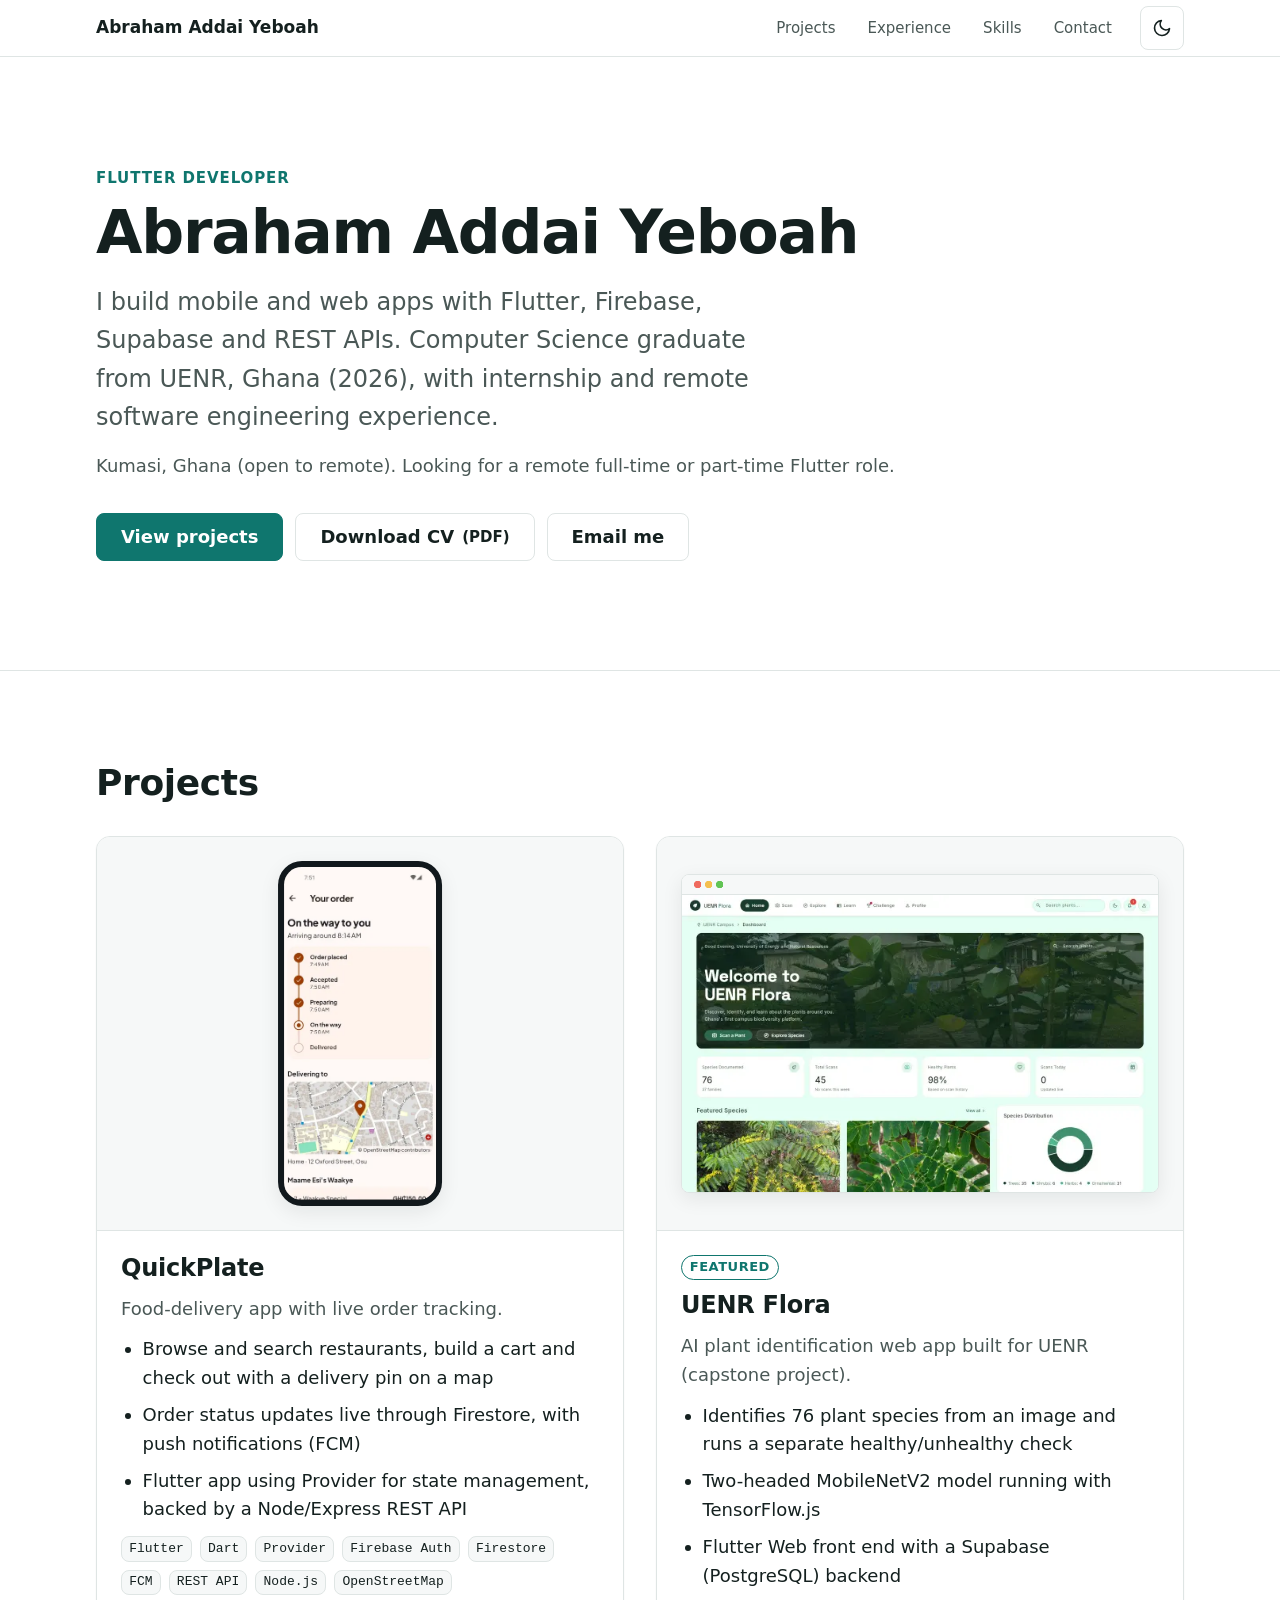
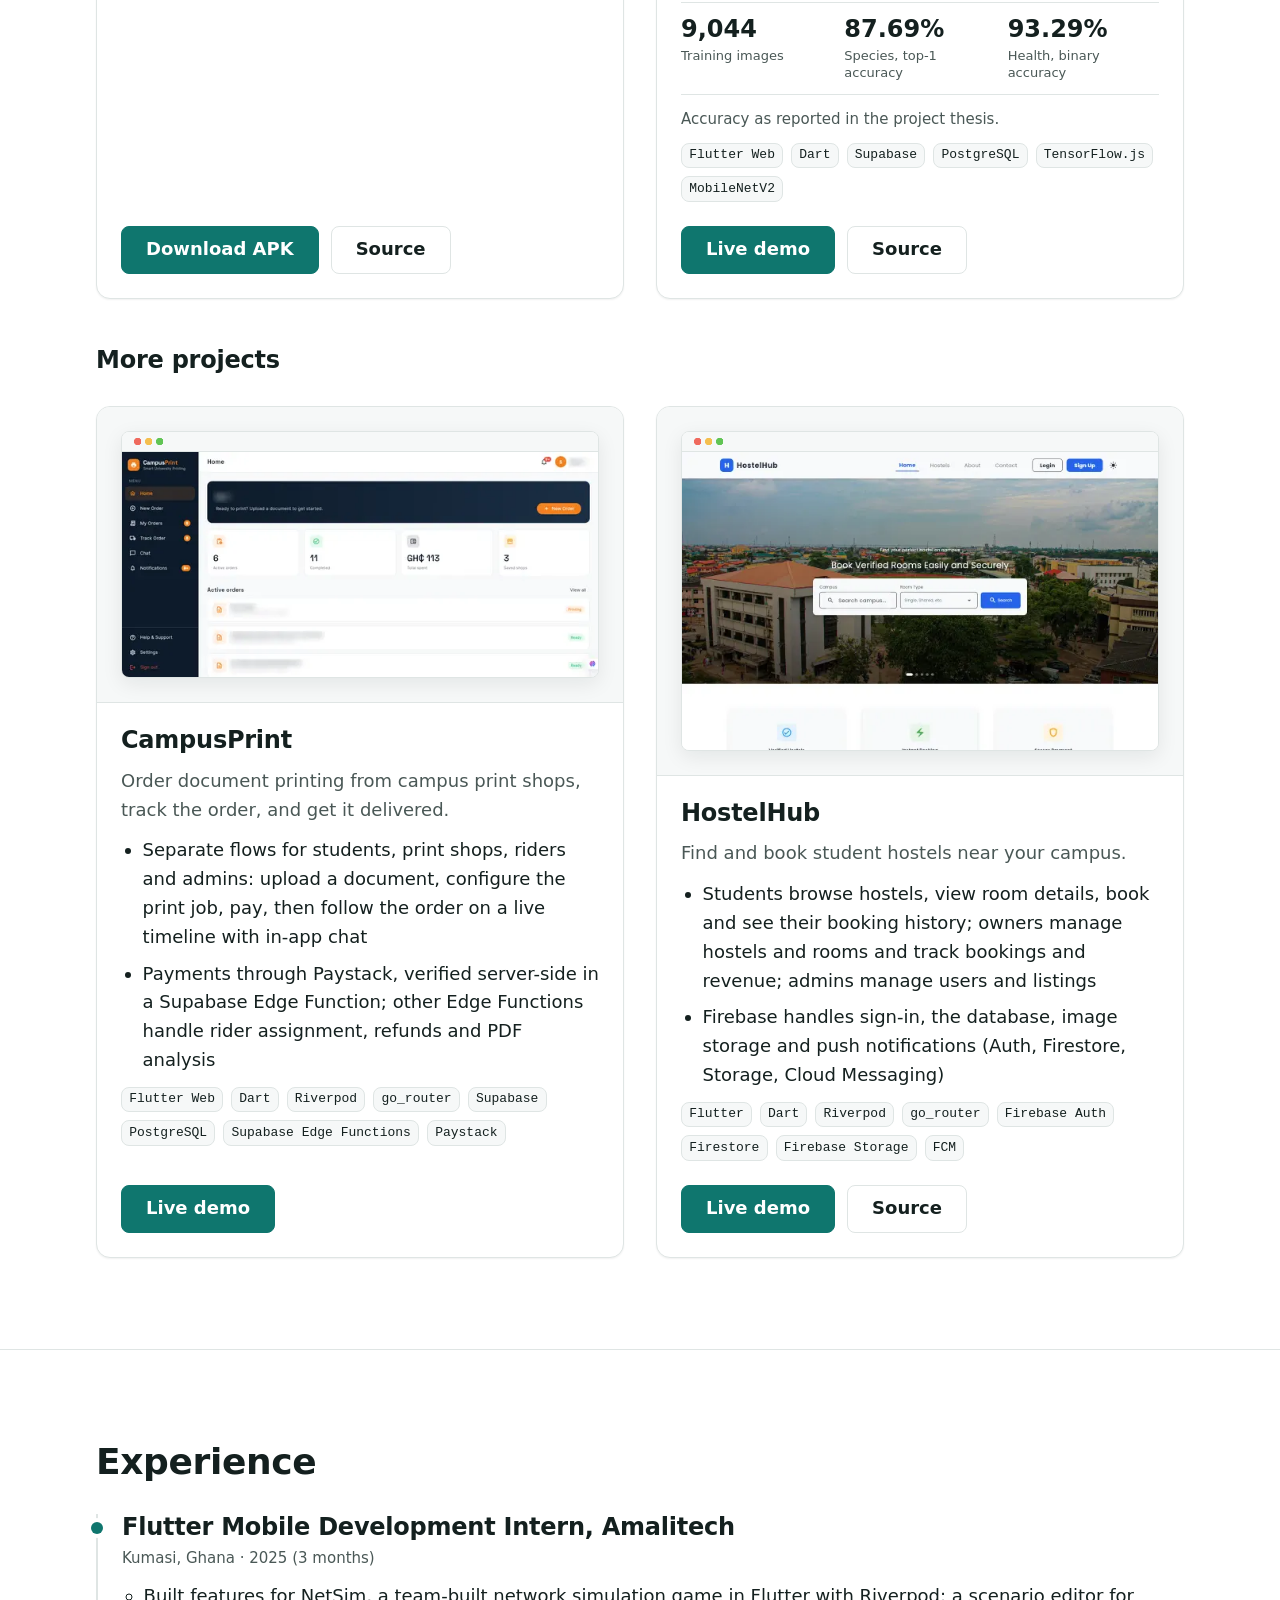
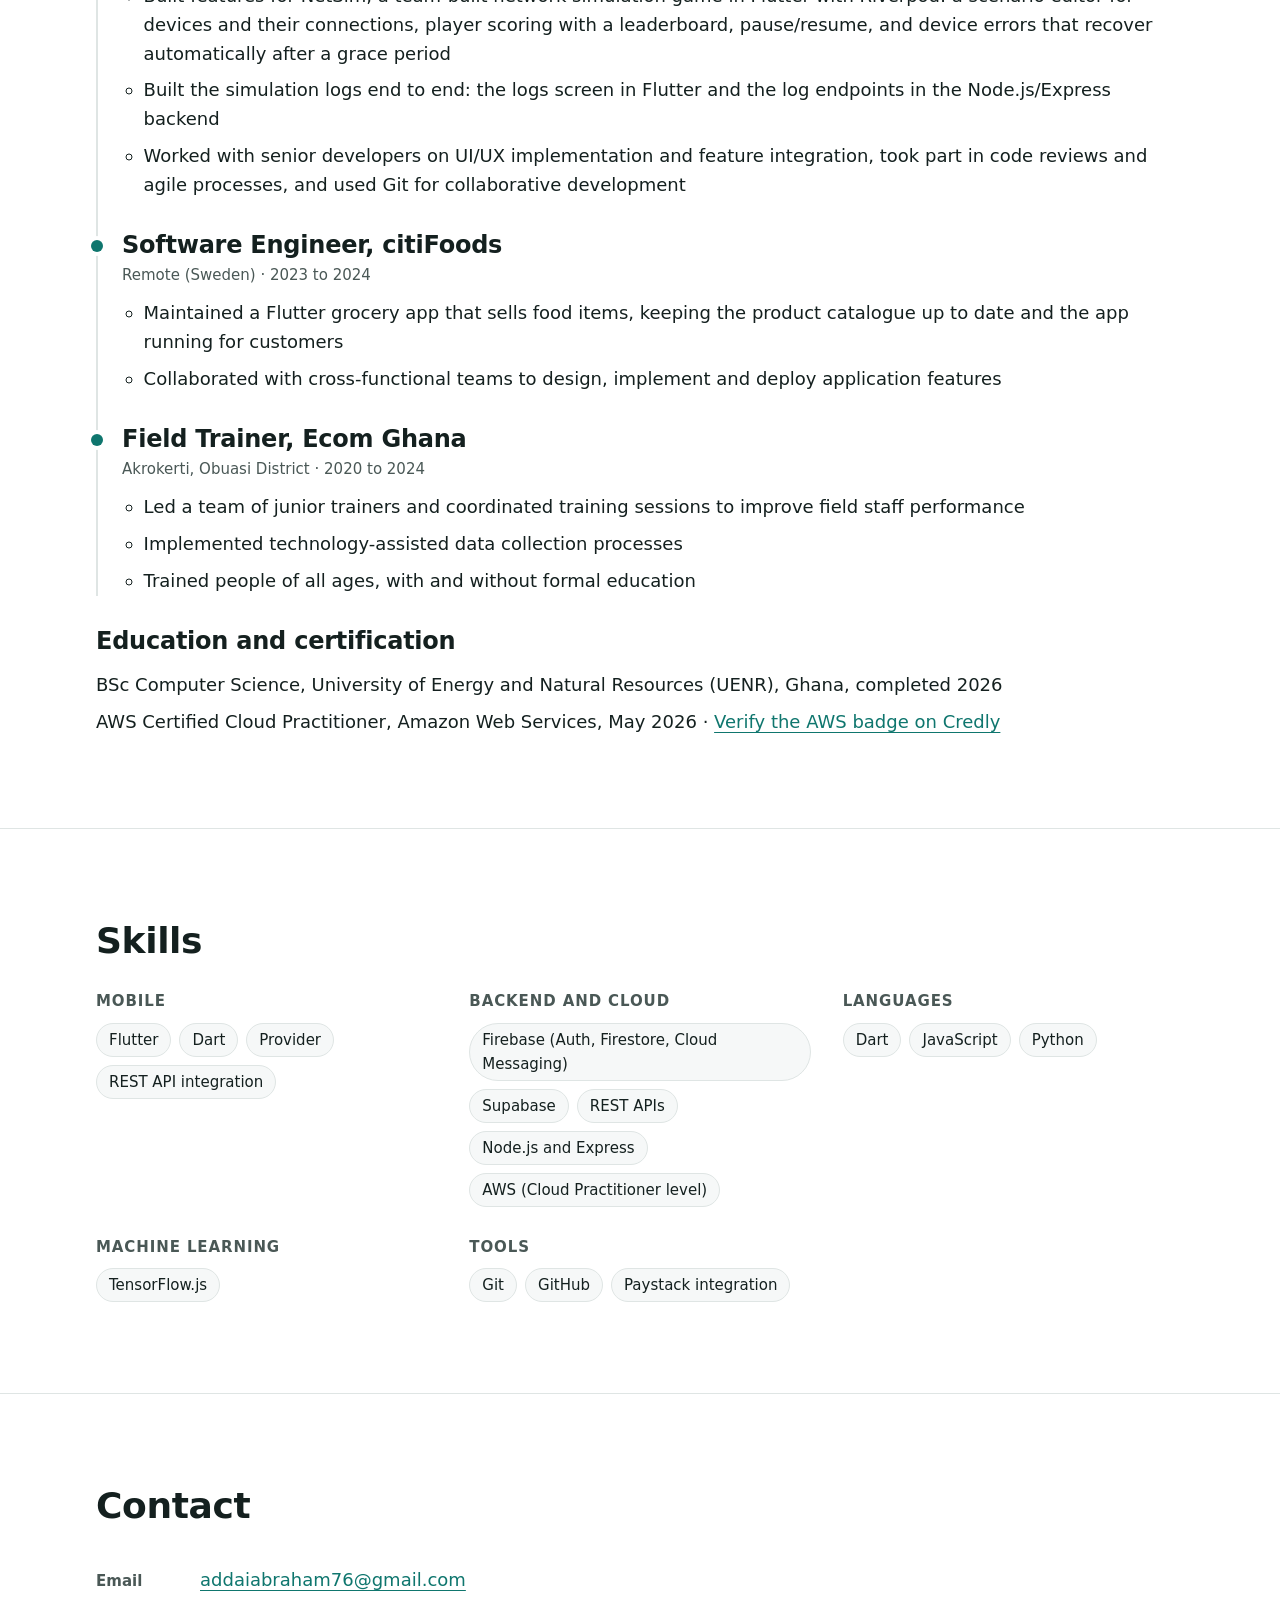
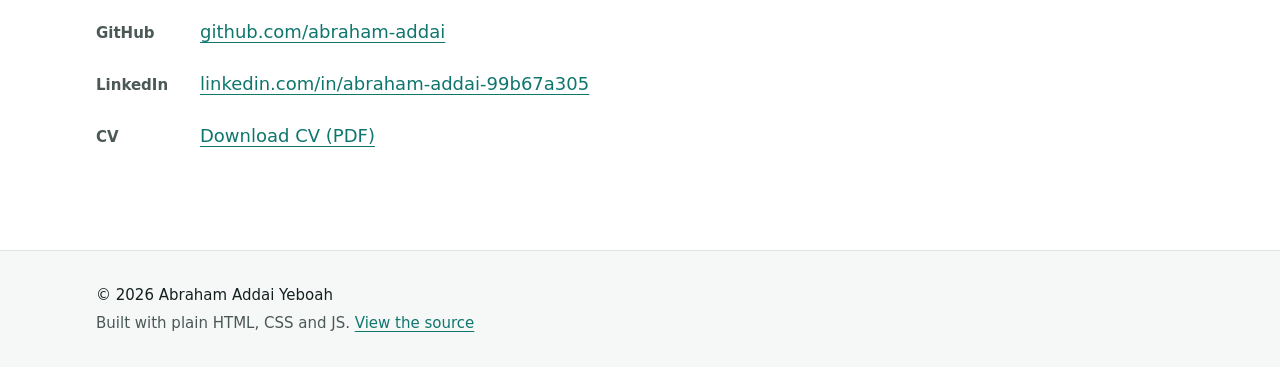
<file: index.html>
<!doctype html>
<html lang="en">
  <head>
    <meta charset="utf-8" />
    <meta name="viewport" content="width=device-width, initial-scale=1" />
    <title>Abraham Addai Yeboah | Flutter Developer</title>
    <meta
      name="description"
      content="Flutter developer in Ghana building mobile and web apps with Firebase, Supabase and REST APIs. Projects: QuickPlate, UENR Flora, CampusPrint, HostelHub."
    />
    <link rel="canonical" href="https://abraham-addai.github.io/" />
    <meta name="color-scheme" content="light dark" />
    <meta
      name="theme-color"
      content="#ffffff"
      media="(prefers-color-scheme: light)"
    />
    <meta
      name="theme-color"
      content="#0b1215"
      media="(prefers-color-scheme: dark)"
    />
    <link rel="icon" href="assets/favicon.svg" type="image/svg+xml" />

    <meta property="og:type" content="profile" />
    <meta property="og:site_name" content="Abraham Addai Yeboah" />
    <meta
      property="og:title"
      content="Abraham Addai Yeboah | Flutter Developer"
    />
    <meta
      property="og:description"
      content="Flutter developer in Ghana building mobile and web apps with Firebase, Supabase and REST APIs. Projects: QuickPlate, UENR Flora, CampusPrint, HostelHub."
    />
    <meta property="og:url" content="https://abraham-addai.github.io/" />
    <meta
      property="og:image"
      content="https://abraham-addai.github.io/assets/img/og-image.png"
    />
    <meta property="og:image:width" content="1200" />
    <meta property="og:image:height" content="630" />
    <meta
      property="og:image:alt"
      content="Abraham Addai Yeboah, Flutter Developer, with screenshots of QuickPlate and UENR Flora"
    />
    <meta name="twitter:card" content="summary_large_image" />
    <meta
      name="twitter:title"
      content="Abraham Addai Yeboah | Flutter Developer"
    />
    <meta
      name="twitter:description"
      content="Flutter developer in Ghana building mobile and web apps with Firebase, Supabase and REST APIs."
    />
    <meta
      name="twitter:image"
      content="https://abraham-addai.github.io/assets/img/og-image.png"
    />
    <meta
      name="twitter:image:alt"
      content="Abraham Addai Yeboah, Flutter Developer, with screenshots of QuickPlate and UENR Flora"
    />

    <script type="application/ld+json">
      {
        "@context": "https://schema.org",
        "@type": "Person",
        "name": "Abraham Addai Yeboah",
        "jobTitle": "Flutter Developer",
        "url": "https://abraham-addai.github.io/",
        "email": "mailto:addaiabraham76@gmail.com",
        "sameAs": [
          "https://github.com/abraham-addai",
          "https://www.linkedin.com/in/abraham-addai-99b67a305"
        ]
      }
    </script>
    <script>
      document.documentElement.classList.add("js");
      try {
        var t = localStorage.getItem("theme");
        if (t === "light" || t === "dark") {
          document.documentElement.dataset.theme = t;
        }
      } catch (e) {}
    </script>
    <link rel="stylesheet" href="css/styles.css" />
    <script src="js/main.js" defer></script>
  </head>
  <body>
    <a class="skip-link" href="#main">Skip to content</a>

    <header class="site-header">
      <div class="container site-header__inner">
        <a class="logo" href="#top">Abraham Addai Yeboah</a>
        <button
          class="theme-toggle"
          type="button"
          aria-label="Switch to dark theme"
        >
          <svg
            class="icon icon--moon"
            viewBox="0 0 24 24"
            width="20"
            height="20"
            aria-hidden="true"
          >
            <path d="M21 12.8A9 9 0 1 1 11.2 3a7 7 0 0 0 9.8 9.8z" />
          </svg>
          <svg
            class="icon icon--sun"
            viewBox="0 0 24 24"
            width="20"
            height="20"
            aria-hidden="true"
          >
            <circle cx="12" cy="12" r="4.5" />
            <path
              d="M12 1.5v3M12 19.5v3M4.2 4.2l2.1 2.1M17.7 17.7l2.1 2.1M1.5 12h3M19.5 12h3M4.2 19.8l2.1-2.1M17.7 6.3l2.1-2.1"
            />
          </svg>
        </button>
        <nav class="site-nav" aria-label="Main">
          <ul>
            <li><a href="#projects">Projects</a></li>
            <li><a href="#experience">Experience</a></li>
            <li><a href="#skills">Skills</a></li>
            <li><a href="#contact">Contact</a></li>
          </ul>
        </nav>
      </div>
    </header>

    <main id="main">
      <section id="top" class="section hero" aria-labelledby="hero-title">
        <div class="container stack">
          <p class="eyebrow">Flutter Developer</p>
          <h1 id="hero-title">Abraham Addai Yeboah</h1>
          <p class="lead hero__pitch">
            I build mobile and web apps with Flutter, Firebase, Supabase and
            REST APIs. Computer Science graduate from UENR, Ghana (2026), with
            internship and remote software engineering experience.
          </p>
          <p class="hero__meta">
            Kumasi, Ghana (open to remote). Looking for a remote full-time or
            part-time Flutter role.
          </p>
          <div class="cluster hero__actions">
            <a class="btn btn--primary" href="#projects">View projects</a>
            <a
              class="btn"
              href="assets/cv/Abraham_Addai_Yeboah_Flutter_CV.pdf"
              download
              >Download CV <span class="small">(PDF)</span></a
            >
            <a class="btn" href="mailto:addaiabraham76@gmail.com">Email me</a>
          </div>
        </div>
      </section>

      <section id="projects" class="section" aria-labelledby="projects-title">
        <div class="container stack-lg">
          <h2 id="projects-title">Projects</h2>

          <div class="projects projects--featured">
            <article class="project" aria-labelledby="p-quickplate">
              <div class="project__media">
                <div class="frame-phone">
                  <img
                    src="assets/img/quickplate-tracking.webp"
                    srcset="
                      assets/img/quickplate-tracking-360.webp 360w,
                      assets/img/quickplate-tracking.webp     540w
                    "
                    sizes="230px"
                    width="540"
                    height="1138"
                    loading="lazy"
                    alt="QuickPlate order tracking screen: a status timeline from order placed to on the way, an arrival time, and a delivery map"
                  />
                </div>
              </div>
              <div class="project__body">
                <h3 id="p-quickplate">QuickPlate</h3>
                <p class="project__pitch">
                  Food-delivery app with live order tracking.
                </p>
                <ul class="project__points">
                  <li>
                    Browse and search restaurants, build a cart and check out
                    with a delivery pin on a map
                  </li>
                  <li>
                    Order status updates live through Firestore, with push
                    notifications (FCM)
                  </li>
                  <li>
                    Flutter app using Provider for state management, backed by a
                    Node/Express REST API
                  </li>
                </ul>
                <ul class="tags">
                  <li>Flutter</li>
                  <li>Dart</li>
                  <li>Provider</li>
                  <li>Firebase Auth</li>
                  <li>Firestore</li>
                  <li>FCM</li>
                  <li>REST API</li>
                  <li>Node.js</li>
                  <li>OpenStreetMap</li>
                </ul>
                <div class="cluster project__actions">
                  <a
                    class="btn btn--primary"
                    href="https://github.com/abraham-addai/quickplate/releases/latest"
                    target="_blank"
                    rel="noopener"
                    >Download APK<span class="visually-hidden">
                      of QuickPlate for Android</span
                    ><span class="visually-hidden">
                      (opens in a new tab)</span
                    ></a
                  >
                  <a
                    class="btn"
                    href="https://github.com/abraham-addai/quickplate"
                    target="_blank"
                    rel="noopener"
                    >Source<span class="visually-hidden">
                      code of QuickPlate on GitHub</span
                    ><span class="visually-hidden">
                      (opens in a new tab)</span
                    ></a
                  >
                </div>
              </div>
            </article>

            <article class="project" aria-labelledby="p-flora">
              <div class="project__media">
                <div class="frame-browser">
                  <img
                    src="assets/img/uenr-flora-desktop.webp"
                    srcset="
                      assets/img/uenr-flora-desktop-600.webp  600w,
                      assets/img/uenr-flora-desktop.webp     1200w
                    "
                    sizes="(min-width: 60rem) 520px, calc(100vw - 6rem)"
                    width="1200"
                    height="750"
                    loading="lazy"
                    alt="UENR Flora dashboard on desktop: a welcome banner with Scan a Plant and Explore Species buttons, and counts of species documented and scans"
                  />
                </div>
              </div>
              <div class="project__body">
                <p class="badge">Featured</p>
                <h3 id="p-flora">UENR Flora</h3>
                <p class="project__pitch">
                  AI plant identification web app built for UENR (capstone
                  project).
                </p>
                <ul class="project__points">
                  <li>
                    Identifies 76 plant species from an image and runs a
                    separate healthy/unhealthy check
                  </li>
                  <li>
                    Two-headed MobileNetV2 model running with TensorFlow.js
                  </li>
                  <li>
                    Flutter Web front end with a Supabase (PostgreSQL) backend
                  </li>
                </ul>
                <dl class="stats">
                  <div>
                    <dt>Training images</dt>
                    <dd>9,044</dd>
                  </div>
                  <div>
                    <dt>Species, top-1 accuracy</dt>
                    <dd>87.69%</dd>
                  </div>
                  <div>
                    <dt>Health, binary accuracy</dt>
                    <dd>93.29%</dd>
                  </div>
                </dl>
                <p class="small muted">
                  Accuracy as reported in the project thesis.
                </p>
                <ul class="tags">
                  <li>Flutter Web</li>
                  <li>Dart</li>
                  <li>Supabase</li>
                  <li>PostgreSQL</li>
                  <li>TensorFlow.js</li>
                  <li>MobileNetV2</li>
                </ul>
                <div class="cluster project__actions">
                  <a
                    class="btn btn--primary"
                    href="https://uenr-flora.web.app"
                    target="_blank"
                    rel="noopener"
                    >Live demo<span class="visually-hidden"> of UENR Flora</span
                    ><span class="visually-hidden">
                      (opens in a new tab)</span
                    ></a
                  >
                  <a
                    class="btn"
                    href="https://github.com/abraham-addai/UENR-Flora"
                    target="_blank"
                    rel="noopener"
                    >Source<span class="visually-hidden">
                      code of UENR Flora on GitHub</span
                    ><span class="visually-hidden">
                      (opens in a new tab)</span
                    ></a
                  >
                </div>
              </div>
            </article>
          </div>

          <h3 class="projects__subhead">More projects</h3>
          <div class="projects projects--more">
            <article
              class="project project--small"
              aria-labelledby="p-campusprint"
            >
              <div class="project__media">
                <div class="frame-browser frame-browser--wide">
                  <img
                    src="assets/img/campusprint-desktop.webp"
                    srcset="
                      assets/img/campusprint-desktop-600.webp  600w,
                      assets/img/campusprint-desktop.webp     1200w
                    "
                    sizes="(min-width: 48rem) 520px, calc(100vw - 6rem)"
                    width="1200"
                    height="567"
                    loading="lazy"
                    alt="CampusPrint student dashboard on desktop: a sidebar menu, counts of active orders, completed orders, total spent and saved shops, and a list of active print orders with their status"
                  />
                </div>
              </div>
              <div class="project__body">
                <h4 id="p-campusprint">CampusPrint</h4>
                <p class="project__pitch">
                  Order document printing from campus print shops, track the
                  order, and get it delivered.
                </p>
                <ul class="project__points">
                  <li>
                    Separate flows for students, print shops, riders and admins:
                    upload a document, configure the print job, pay, then follow
                    the order on a live timeline with in-app chat
                  </li>
                  <li>
                    Payments through Paystack, verified server-side in a
                    Supabase Edge Function; other Edge Functions handle rider
                    assignment, refunds and PDF analysis
                  </li>
                </ul>
                <ul class="tags">
                  <li>Flutter Web</li>
                  <li>Dart</li>
                  <li>Riverpod</li>
                  <li>go_router</li>
                  <li>Supabase</li>
                  <li>PostgreSQL</li>
                  <li>Supabase Edge Functions</li>
                  <li>Paystack</li>
                </ul>
                <div class="cluster project__actions">
                  <a
                    class="btn btn--primary"
                    href="https://campusprint-ng.web.app"
                    target="_blank"
                    rel="noopener"
                    >Live demo<span class="visually-hidden">
                      of CampusPrint</span
                    ><span class="visually-hidden">
                      (opens in a new tab)</span
                    ></a
                  >
                </div>
              </div>
            </article>

            <article
              class="project project--small"
              aria-labelledby="p-hostelhub"
            >
              <div class="project__media">
                <div class="frame-browser">
                  <img
                    src="assets/img/hostelhub-desktop.webp"
                    srcset="
                      assets/img/hostelhub-desktop-600.webp  600w,
                      assets/img/hostelhub-desktop.webp     1200w
                    "
                    sizes="(min-width: 48rem) 520px, calc(100vw - 6rem)"
                    width="1200"
                    height="750"
                    loading="lazy"
                    alt="HostelHub home page on desktop: a campus photo with a search form for campus and room type"
                  />
                </div>
              </div>
              <div class="project__body">
                <h4 id="p-hostelhub">HostelHub</h4>
                <p class="project__pitch">
                  Find and book student hostels near your campus.
                </p>
                <ul class="project__points">
                  <li>
                    Students browse hostels, view room details, book and see
                    their booking history; owners manage hostels and rooms and
                    track bookings and revenue; admins manage users and listings
                  </li>
                  <li>
                    Firebase handles sign-in, the database, image storage and
                    push notifications (Auth, Firestore, Storage, Cloud
                    Messaging)
                  </li>
                </ul>
                <ul class="tags">
                  <li>Flutter</li>
                  <li>Dart</li>
                  <li>Riverpod</li>
                  <li>go_router</li>
                  <li>Firebase Auth</li>
                  <li>Firestore</li>
                  <li>Firebase Storage</li>
                  <li>FCM</li>
                </ul>
                <div class="cluster project__actions">
                  <a
                    class="btn btn--primary"
                    href="https://hostelhub-gh.web.app"
                    target="_blank"
                    rel="noopener"
                    >Live demo<span class="visually-hidden"> of HostelHub</span
                    ><span class="visually-hidden">
                      (opens in a new tab)</span
                    ></a
                  >
                  <a
                    class="btn"
                    href="https://github.com/abraham-addai/my_hostel_app"
                    target="_blank"
                    rel="noopener"
                    >Source<span class="visually-hidden">
                      code of HostelHub on GitHub</span
                    ><span class="visually-hidden">
                      (opens in a new tab)</span
                    ></a
                  >
                </div>
              </div>
            </article>
          </div>
        </div>
      </section>

      <section
        id="experience"
        class="section"
        aria-labelledby="experience-title"
      >
        <div class="container stack-lg">
          <h2 id="experience-title">Experience</h2>

          <ol class="timeline">
            <li class="timeline__item">
              <article>
                <h3>Flutter Mobile Development Intern, Amalitech</h3>
                <p class="timeline__meta">Kumasi, Ghana · 2025 (3 months)</p>
                <ul class="timeline__points">
                  <li>
                    Built features for NetSim, a team-built network simulation
                    game in Flutter with Riverpod: a scenario editor for devices
                    and their connections, player scoring with a leaderboard,
                    pause/resume, and device errors that recover automatically
                    after a grace period
                  </li>
                  <li>
                    Built the simulation logs end to end: the logs screen in
                    Flutter and the log endpoints in the Node.js/Express backend
                  </li>
                  <li>
                    Worked with senior developers on UI/UX implementation and
                    feature integration, took part in code reviews and agile
                    processes, and used Git for collaborative development
                  </li>
                </ul>
              </article>
            </li>
            <li class="timeline__item">
              <article>
                <h3>Software Engineer, citiFoods</h3>
                <p class="timeline__meta">Remote (Sweden) · 2023 to 2024</p>
                <ul class="timeline__points">
                  <li>
                    Maintained a Flutter grocery app that sells food items,
                    keeping the product catalogue up to date and the app running
                    for customers
                  </li>
                  <li>
                    Collaborated with cross-functional teams to design,
                    implement and deploy application features
                  </li>
                </ul>
              </article>
            </li>
            <li class="timeline__item">
              <article>
                <h3>Field Trainer, Ecom Ghana</h3>
                <p class="timeline__meta">
                  Akrokerti, Obuasi District · 2020 to 2024
                </p>
                <ul class="timeline__points">
                  <li>
                    Led a team of junior trainers and coordinated training
                    sessions to improve field staff performance
                  </li>
                  <li>
                    Implemented technology-assisted data collection processes
                  </li>
                  <li>
                    Trained people of all ages, with and without formal
                    education
                  </li>
                </ul>
              </article>
            </li>
          </ol>

          <div class="stack">
            <h3>Education and certification</h3>
            <ul class="plain-list">
              <li>
                BSc Computer Science, University of Energy and Natural Resources
                (UENR), Ghana, completed 2026
              </li>
              <li>
                AWS Certified Cloud Practitioner, Amazon Web Services, May 2026
                ·
                <a
                  href="https://www.credly.com/badges/fb28962f-560f-448c-9787-d24fbecd05da"
                  target="_blank"
                  rel="noopener"
                  >Verify the AWS badge on Credly</a
                >
              </li>
            </ul>
          </div>
        </div>
      </section>

      <section id="skills" class="section" aria-labelledby="skills-title">
        <div class="container stack-lg">
          <h2 id="skills-title">Skills</h2>
          <div class="skills">
            <div class="skill-group">
              <h3>Mobile</h3>
              <ul class="chips">
                <li>Flutter</li>
                <li>Dart</li>
                <li>Provider</li>
                <li>REST API integration</li>
              </ul>
            </div>
            <div class="skill-group">
              <h3>Backend and cloud</h3>
              <ul class="chips">
                <li>Firebase (Auth, Firestore, Cloud Messaging)</li>
                <li>Supabase</li>
                <li>REST APIs</li>
                <li>Node.js and Express</li>
                <li>AWS (Cloud Practitioner level)</li>
              </ul>
            </div>
            <div class="skill-group">
              <h3>Languages</h3>
              <ul class="chips">
                <li>Dart</li>
                <li>JavaScript</li>
                <li>Python</li>
              </ul>
            </div>
            <div class="skill-group">
              <h3>Machine learning</h3>
              <ul class="chips">
                <li>TensorFlow.js</li>
              </ul>
            </div>
            <div class="skill-group">
              <h3>Tools</h3>
              <ul class="chips">
                <li>Git</li>
                <li>GitHub</li>
                <li>Paystack integration</li>
              </ul>
            </div>
          </div>
        </div>
      </section>

      <section id="contact" class="section" aria-labelledby="contact-title">
        <div class="container stack-lg">
          <h2 id="contact-title">Contact</h2>
          <ul class="contact-list">
            <li>
              <span class="contact-list__label">Email</span>
              <a href="mailto:addaiabraham76@gmail.com"
                >addaiabraham76@gmail.com</a
              >
            </li>
            <li>
              <span class="contact-list__label">GitHub</span>
              <a
                href="https://github.com/abraham-addai"
                target="_blank"
                rel="noopener"
                >github.com/abraham-addai</a
              >
            </li>
            <li>
              <span class="contact-list__label">LinkedIn</span>
              <a
                href="https://www.linkedin.com/in/abraham-addai-99b67a305"
                target="_blank"
                rel="noopener"
                >linkedin.com/in/abraham-addai-99b67a305</a
              >
            </li>
            <li>
              <span class="contact-list__label">CV</span>
              <a href="assets/cv/Abraham_Addai_Yeboah_Flutter_CV.pdf" download
                >Download CV (PDF)</a
              >
            </li>
          </ul>
        </div>
      </section>
    </main>

    <footer class="site-footer">
      <div class="container site-footer__inner">
        <p>© 2026 Abraham Addai Yeboah</p>
        <p class="muted">
          Built with plain HTML, CSS and JS.
          <a
            href="https://github.com/abraham-addai/abraham-addai.github.io"
            target="_blank"
            rel="noopener"
            >View the source<span class="visually-hidden">
              of this site on GitHub (opens in a new tab)</span
            ></a
          >
        </p>
      </div>
    </footer>
  </body>
</html>
</file>
<file: css/styles.css>
/* ==========================================================================
   Design tokens
   Light by default, dark via prefers-color-scheme, and a manual override
   through data-theme="light|dark" on <html>.
   ========================================================================== */

:root {
  color-scheme: light;

  --color-bg: #ffffff;
  --color-surface: #f6f8f8;
  --color-text: #14201f;
  --color-muted: #4a5856;
  --color-border: #dfe5e4;
  --color-accent: #0f766e;
  --color-accent-hover: #115e59;
  --color-on-accent: #ffffff;
  --color-focus: #0f766e;

  --font-sans:
    system-ui, -apple-system, "Segoe UI", Roboto, "Helvetica Neue", Arial,
    "Noto Sans", sans-serif;
  --font-mono:
    ui-monospace, SFMono-Regular, Menlo, Consolas, "Liberation Mono", monospace;

  --text-base: clamp(1.0625rem, 1rem + 0.25vw, 1.125rem); /* 17 to 18px */
  --text-sm: 0.9375rem;
  --text-lg: clamp(1.25rem, 1.1rem + 0.6vw, 1.5rem);
  --text-h2: clamp(1.625rem, 1.3rem + 1.4vw, 2.25rem);
  --text-h1: clamp(2.25rem, 1.6rem + 3vw, 3.75rem);
  --leading: 1.6;
  --leading-tight: 1.15;

  --space-1: 0.25rem;
  --space-2: 0.5rem;
  --space-3: 0.75rem;
  --space-4: 1rem;
  --space-5: 1.5rem;
  --space-6: 2rem;
  --space-7: 3rem;
  --space-8: clamp(3.5rem, 2.5rem + 4vw, 6rem);

  --radius: 0.5rem;
  --radius-lg: 0.875rem;
  --container: 72rem;
  --gutter: clamp(1rem, 0.5rem + 2vw, 2rem);
  --header-height: 3.5rem;

  --shadow-sm: 0 1px 2px rgb(16 24 24 / 0.06);
  --shadow-md: 0 6px 20px rgb(16 24 24 / 0.08);
  --transition: 150ms ease;
}

@media (prefers-color-scheme: dark) {
  :root:not([data-theme="light"]) {
    color-scheme: dark;

    --color-bg: #0b1215;
    --color-surface: #121c20;
    --color-text: #e6eeec;
    --color-muted: #9fb0ad;
    --color-border: #24343a;
    --color-accent: #2dd4bf;
    --color-accent-hover: #5eead4;
    --color-on-accent: #0b1215;
    --color-focus: #5eead4;

    --shadow-sm: 0 1px 2px rgb(0 0 0 / 0.4);
    --shadow-md: 0 6px 20px rgb(0 0 0 / 0.45);
  }
}

:root[data-theme="dark"] {
  color-scheme: dark;

  --color-bg: #0b1215;
  --color-surface: #121c20;
  --color-text: #e6eeec;
  --color-muted: #9fb0ad;
  --color-border: #24343a;
  --color-accent: #2dd4bf;
  --color-accent-hover: #5eead4;
  --color-on-accent: #0b1215;
  --color-focus: #5eead4;

  --shadow-sm: 0 1px 2px rgb(0 0 0 / 0.4);
  --shadow-md: 0 6px 20px rgb(0 0 0 / 0.45);
}

/* ==========================================================================
   Reset
   ========================================================================== */

*,
*::before,
*::after {
  box-sizing: border-box;
}

* {
  margin: 0;
}

html {
  -webkit-text-size-adjust: 100%;
  text-size-adjust: 100%;
  scroll-behavior: smooth;
  scroll-padding-top: calc(var(--header-height) + var(--space-4));
}

body {
  min-height: 100vh;
  font-family: var(--font-sans);
  font-size: var(--text-base);
  line-height: var(--leading);
  color: var(--color-text);
  background-color: var(--color-bg);
  -webkit-font-smoothing: antialiased;
  overflow-wrap: break-word;
}

img,
picture,
svg,
video {
  display: block;
  max-width: 100%;
  height: auto;
}

input,
button,
textarea,
select {
  font: inherit;
  color: inherit;
}

button {
  cursor: pointer;
}

ul[role="list"],
ol[role="list"] {
  list-style: none;
  padding: 0;
}

@media (prefers-reduced-motion: reduce) {
  html {
    scroll-behavior: auto;
  }

  *,
  *::before,
  *::after {
    animation-duration: 0.01ms;
    animation-iteration-count: 1;
    transition-duration: 0.01ms;
  }
}

/* ==========================================================================
   Base typography
   ========================================================================== */

h1,
h2,
h3,
h4 {
  line-height: var(--leading-tight);
  font-weight: 700;
  letter-spacing: -0.01em;
  text-wrap: balance;
}

h1 {
  font-size: var(--text-h1);
  letter-spacing: -0.02em;
}

h2 {
  font-size: var(--text-h2);
}

h3 {
  font-size: var(--text-lg);
}

p {
  text-wrap: pretty;
}

a {
  color: var(--color-accent);
  text-underline-offset: 0.2em;
  transition: color var(--transition);
}

a:hover {
  color: var(--color-accent-hover);
}

:focus-visible {
  outline: 3px solid var(--color-focus);
  outline-offset: 3px;
  border-radius: 2px;
}

code {
  font-family: var(--font-mono);
  font-size: 0.9em;
}

.lead {
  font-size: var(--text-lg);
  color: var(--color-muted);
}

.muted {
  color: var(--color-muted);
}

.small {
  font-size: var(--text-sm);
}

/* ==========================================================================
   Layout utilities
   ========================================================================== */

.container {
  width: 100%;
  max-width: var(--container);
  margin-inline: auto;
  padding-inline: var(--gutter);
}

.section {
  padding-block: var(--space-8);
}

.section + .section {
  border-top: 1px solid var(--color-border);
}

.stack > * + * {
  margin-top: var(--space-4);
}

.stack-lg > * + * {
  margin-top: var(--space-6);
}

.cluster {
  display: flex;
  flex-wrap: wrap;
  gap: var(--space-3);
  align-items: center;
}

.visually-hidden {
  position: absolute;
  width: 1px;
  height: 1px;
  padding: 0;
  margin: -1px;
  overflow: hidden;
  clip: rect(0 0 0 0);
  white-space: nowrap;
  border: 0;
}

/* ==========================================================================
   Components
   ========================================================================== */

/* Skip link ------------------------------------------------------------- */

.skip-link {
  position: absolute;
  top: var(--space-2);
  left: var(--space-2);
  z-index: 100;
  min-height: 44px;
  display: inline-flex;
  align-items: center;
  padding: var(--space-2) var(--space-4);
  background: var(--color-accent);
  color: var(--color-on-accent);
  border-radius: var(--radius);
  transform: translateY(-200%);
  transition: transform var(--transition);
}

.skip-link:focus {
  transform: translateY(0);
  color: var(--color-on-accent);
}

/* Header and nav -------------------------------------------------------- */

.site-header {
  position: sticky;
  top: 0;
  z-index: 10;
  background: var(--color-bg);
  border-bottom: 1px solid var(--color-border);
}

.site-header__inner {
  display: flex;
  flex-wrap: wrap;
  align-items: center;
  justify-content: space-between;
  column-gap: var(--space-4);
}

.logo {
  display: inline-flex;
  align-items: center;
  min-height: 44px;
  font-weight: 700;
  font-size: 1.0625rem;
  color: var(--color-text);
  text-decoration: none;
}

.logo:hover {
  color: var(--color-accent);
}

.site-nav {
  flex-basis: 100%;
  border-top: 1px solid var(--color-border);
}

.site-nav ul {
  display: flex;
  justify-content: space-between;
  list-style: none;
  padding: 0;
}

.site-nav a {
  display: inline-flex;
  align-items: center;
  min-height: 44px;
  padding-inline: var(--space-2);
  font-size: var(--text-sm);
  font-weight: 500;
  color: var(--color-muted);
  text-decoration: none;
}

.site-nav li:first-child a {
  padding-left: 0;
}

.site-nav li:last-child a {
  padding-right: 0;
}

.site-nav a:hover {
  color: var(--color-accent);
}

.theme-toggle {
  display: inline-grid;
  place-items: center;
  width: 44px;
  height: 44px;
  padding: 0;
  background: transparent;
  border: 1px solid var(--color-border);
  border-radius: var(--radius);
  color: var(--color-text);
  transition:
    border-color var(--transition),
    color var(--transition);
}

/* Space is always reserved, so showing it causes no layout shift. */
:root:not(.js) .theme-toggle {
  visibility: hidden;
}

.theme-toggle:hover {
  border-color: var(--color-accent);
  color: var(--color-accent);
}

.icon {
  fill: none;
  stroke: currentColor;
  stroke-width: 2;
  stroke-linecap: round;
  stroke-linejoin: round;
}

.icon--sun {
  display: none;
}

:root[data-theme="dark"] .icon--sun {
  display: block;
}

:root[data-theme="dark"] .icon--moon {
  display: none;
}

@media (prefers-color-scheme: dark) {
  :root:not([data-theme="light"]) .icon--sun {
    display: block;
  }

  :root:not([data-theme="light"]) .icon--moon {
    display: none;
  }
}

@media (min-width: 48rem) {
  .site-header__inner {
    flex-wrap: nowrap;
    min-height: var(--header-height);
  }

  .site-nav {
    flex-basis: auto;
    margin-left: auto;
    border-top: 0;
  }

  .site-nav ul {
    gap: var(--space-2);
  }

  .site-nav li:first-child a,
  .site-nav li:last-child a {
    padding-inline: var(--space-3);
  }

  .site-nav a {
    padding-inline: var(--space-3);
  }

  .theme-toggle {
    order: 3;
  }
}

/* Buttons --------------------------------------------------------------- */

.btn {
  display: inline-flex;
  align-items: center;
  justify-content: center;
  gap: var(--space-2);
  min-height: 48px;
  padding: var(--space-2) var(--space-5);
  border: 1px solid var(--color-border);
  border-radius: var(--radius);
  background: var(--color-bg);
  color: var(--color-text);
  font-weight: 600;
  text-decoration: none;
  transition:
    background-color var(--transition),
    border-color var(--transition),
    color var(--transition);
}

.btn:hover {
  border-color: var(--color-accent);
  color: var(--color-accent);
}

.btn--primary {
  background: var(--color-accent);
  border-color: var(--color-accent);
  color: var(--color-on-accent);
}

.btn--primary:hover {
  background: var(--color-accent-hover);
  border-color: var(--color-accent-hover);
  color: var(--color-on-accent);
}

/* Hero ------------------------------------------------------------------ */

.hero {
  padding-block: clamp(3rem, 2rem + 6vw, 7rem);
}

.eyebrow {
  font-size: var(--text-sm);
  font-weight: 600;
  letter-spacing: 0.06em;
  text-transform: uppercase;
  color: var(--color-accent);
}

.hero h1 {
  margin-top: var(--space-2);
}

.hero__pitch {
  max-width: 42rem;
}

.hero__meta {
  color: var(--color-muted);
}

.hero__actions {
  margin-top: var(--space-6);
}

@media (max-width: 29.99rem) {
  .hero__actions .btn {
    flex: 1 1 100%;
  }
}

/* Projects ------------------------------------------------------------- */

.projects {
  display: grid;
  gap: var(--space-6);
}

@media (min-width: 60rem) {
  .projects--featured {
    grid-template-columns: repeat(2, minmax(0, 1fr));
  }
}

@media (min-width: 48rem) {
  .projects--more {
    grid-template-columns: repeat(2, minmax(0, 1fr));
  }
}

.projects__subhead {
  margin-top: var(--space-7);
}

.project {
  display: flex;
  flex-direction: column;
  overflow: hidden;
  border: 1px solid var(--color-border);
  border-radius: var(--radius-lg);
  background: var(--color-bg);
  box-shadow: var(--shadow-sm);
  transition:
    transform var(--transition),
    box-shadow var(--transition);
}

.project:hover {
  transform: translateY(-2px);
  box-shadow: var(--shadow-md);
}

.project__media {
  display: grid;
  place-items: center;
  aspect-ratio: 4 / 3;
  padding: var(--space-5);
  background: var(--color-surface);
  border-bottom: 1px solid var(--color-border);
}

.project--small .project__media {
  aspect-ratio: 16 / 9;
}

.project__body {
  display: flex;
  flex: 1;
  flex-direction: column;
  gap: var(--space-3);
  padding: var(--space-5);
}

.project__body h3,
.project__body h4 {
  font-size: var(--text-lg);
}

.project__pitch {
  color: var(--color-muted);
}

.project__points {
  padding-left: 1.2em;
}

.project__points li + li {
  margin-top: var(--space-2);
}

.project__actions {
  margin-top: auto;
  padding-top: var(--space-3);
}

.badge {
  align-self: flex-start;
  padding: 0.1em 0.6em;
  border: 1px solid var(--color-accent);
  border-radius: 999px;
  color: var(--color-accent);
  font-size: 0.8125rem;
  font-weight: 600;
  letter-spacing: 0.04em;
  text-transform: uppercase;
}

.tags {
  display: flex;
  flex-wrap: wrap;
  gap: var(--space-2);
  list-style: none;
  padding: 0;
}

.tags li {
  padding: 0.1em 0.55em;
  border-radius: var(--radius);
  background: var(--color-surface);
  border: 1px solid var(--color-border);
  font-family: var(--font-mono);
  font-size: 0.8125rem;
}

.stats {
  display: grid;
  grid-template-columns: repeat(3, minmax(0, 1fr));
  gap: var(--space-3);
  padding: var(--space-3) 0;
  border-block: 1px solid var(--color-border);
}

.stats dt {
  order: 2;
  font-size: 0.8125rem;
  line-height: 1.3;
  color: var(--color-muted);
}

.stats dd {
  margin: 0;
  font-size: var(--text-lg);
  font-weight: 700;
  line-height: 1.2;
}

.stats > div {
  display: flex;
  flex-direction: column;
  gap: var(--space-1);
}

/* Device frames (CSS only, no branded images) */

.project__media:has(.frame-phone) {
  position: relative;
}

.frame-phone {
  position: absolute;
  top: var(--space-5);
  bottom: var(--space-5);
  left: 50%;
  transform: translateX(-50%);
  aspect-ratio: 540 / 1138;
  padding: 6px;
  border-radius: 1.5rem;
  background: #11181c;
  box-shadow: var(--shadow-md);
}

.frame-phone img {
  width: 100%;
  height: 100%;
  border-radius: 1.1rem;
  object-fit: cover;
}

.frame-browser {
  width: 100%;
  overflow: hidden;
  border: 1px solid var(--color-border);
  border-radius: var(--radius);
  background: var(--color-bg);
  box-shadow: var(--shadow-md);
}

.frame-browser::before {
  content: "";
  display: block;
  height: 1.25rem;
  border-bottom: 1px solid var(--color-border);
  background:
    radial-gradient(circle, #ef6a5e 0.22rem, transparent 0.24rem) 0.6rem
      center / 0.7rem 100% no-repeat,
    radial-gradient(circle, #f4bf4f 0.22rem, transparent 0.24rem) 1.3rem
      center / 0.7rem 100% no-repeat,
    radial-gradient(circle, #61c454 0.22rem, transparent 0.24rem) 2rem center /
      0.7rem 100% no-repeat,
    var(--color-surface);
}

.frame-browser img {
  width: 100%;
  aspect-ratio: 16 / 10;
  object-fit: cover;
  object-position: top;
}

.frame-browser--wide img {
  aspect-ratio: 1200 / 567;
}

.frame-placeholder {
  display: grid;
  place-items: center;
  width: 100%;
  height: 100%;
  padding: var(--space-4);
  border: 2px dashed var(--color-border);
  border-radius: var(--radius);
  text-align: center;
}

@media (prefers-reduced-motion: reduce) {
  .project:hover {
    transform: none;
  }
}

/* Experience timeline --------------------------------------------------- */

.timeline {
  list-style: none;
  padding: 0;
  border-left: 2px solid var(--color-border);
}

.timeline__item {
  position: relative;
  padding-left: var(--space-5);
}

.timeline__item + .timeline__item {
  margin-top: var(--space-6);
}

.timeline__item::before {
  content: "";
  position: absolute;
  top: 0.45em;
  left: calc(-1 * (0.375rem + 1px));
  width: 0.75rem;
  height: 0.75rem;
  border-radius: 50%;
  background: var(--color-accent);
  box-shadow: 0 0 0 4px var(--color-bg);
}

.timeline__meta {
  margin-top: var(--space-1);
  font-size: var(--text-sm);
  color: var(--color-muted);
}

.timeline__points {
  margin-top: var(--space-3);
  padding-left: 1.2em;
}

.timeline__points li + li {
  margin-top: var(--space-2);
}

.plain-list {
  list-style: none;
  padding: 0;
}

.plain-list li + li {
  margin-top: var(--space-2);
}

/* Skills ---------------------------------------------------------------- */

.skills {
  display: grid;
  gap: var(--space-6);
}

@media (min-width: 48rem) {
  .skills {
    grid-template-columns: repeat(2, minmax(0, 1fr));
  }
}

@media (min-width: 75rem) {
  .skills {
    grid-template-columns: repeat(3, minmax(0, 1fr));
  }
}

.skill-group h3 {
  font-size: var(--text-sm);
  font-weight: 600;
  letter-spacing: 0.06em;
  text-transform: uppercase;
  color: var(--color-muted);
}

.chips {
  display: flex;
  flex-wrap: wrap;
  gap: var(--space-2);
  margin-top: var(--space-3);
  list-style: none;
  padding: 0;
}

.chips li {
  padding: var(--space-1) var(--space-3);
  border: 1px solid var(--color-border);
  border-radius: 999px;
  background: var(--color-surface);
  font-size: var(--text-sm);
}

/* Contact --------------------------------------------------------------- */

.contact-list {
  display: grid;
  gap: var(--space-2);
  list-style: none;
  padding: 0;
}

.contact-list li {
  display: flex;
  flex-wrap: wrap;
  align-items: center;
  column-gap: var(--space-4);
}

.contact-list__label {
  min-width: 5.5rem;
  font-size: var(--text-sm);
  font-weight: 600;
  color: var(--color-muted);
}

.contact-list a {
  display: inline-flex;
  align-items: center;
  min-height: 44px;
  overflow-wrap: anywhere;
}

/* Footer ---------------------------------------------------------------- */

.site-footer {
  padding-block: var(--space-6);
  border-top: 1px solid var(--color-border);
  background: var(--color-surface);
  font-size: var(--text-sm);
}

.site-footer__inner > * + * {
  margin-top: var(--space-1);
}

/* TODO marker: visible placeholder until docs/CONTENT.md is complete ---- */

.todo {
  padding: 0.05em 0.35em;
  border-radius: 0.25em;
  background: #fde68a;
  color: #451a03;
  font-size: 0.875em;
  font-weight: 600;
}
</file>
